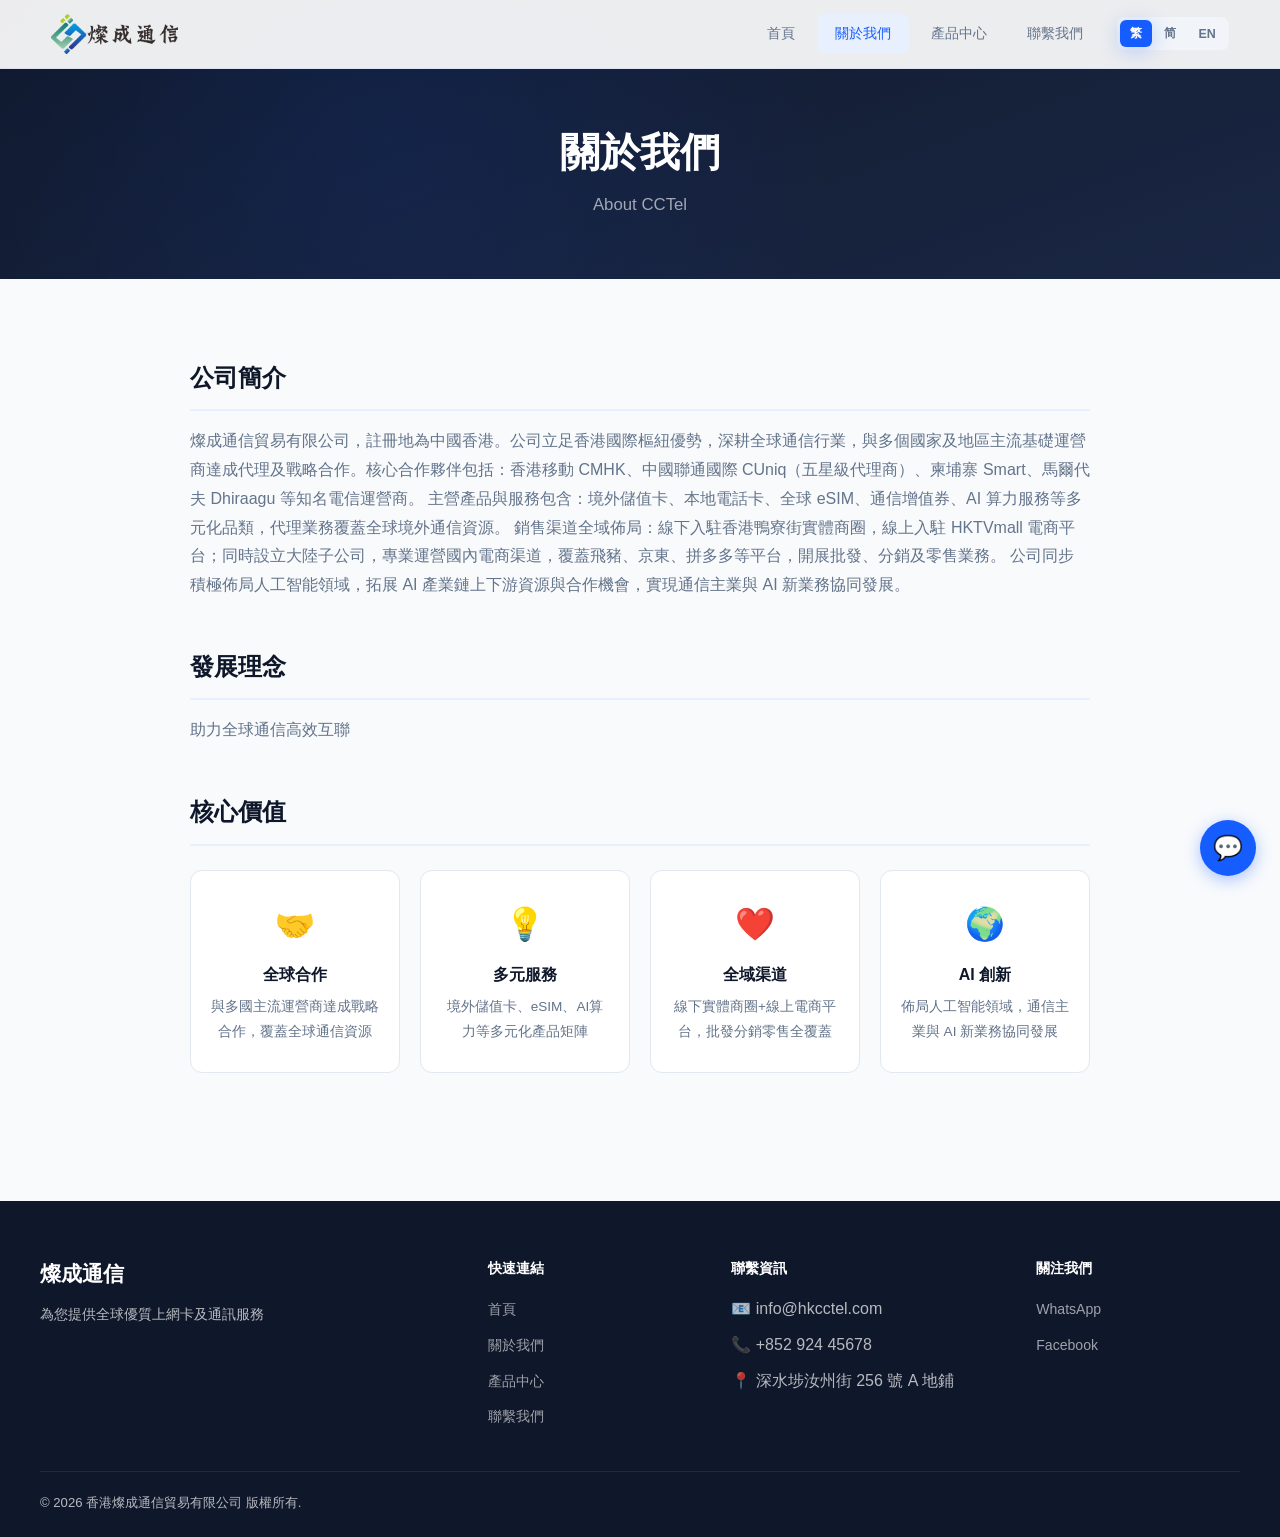
<file: about.html>
<!DOCTYPE html>
<html lang="zh-HK">
<head>
  <meta charset="UTF-8">
  <meta name="viewport" content="width=device-width, initial-scale=1.0">
  <link rel="icon" type="image/x-icon" href="/static/picture/favicon.ico">
  <title data-i18n="nav.about">關於我們 - 燦成通信</title>
  <link rel="stylesheet" href="css/style.css">
</head>
<body>

<nav class="navbar" id="navbar">
  <div class="nav-container">
    <a href="/" class="nav-logo">
      <img src="/static/picture/logo-h.png" alt="燦成通信" class="nav-logo-img">
    </a>
    <button class="menu-toggle" id="menuToggle" aria-label="Menu">
      <span></span><span></span><span></span>
    </button>
    <div class="nav-links" id="navLinks">
      <a href="/" data-i18n="nav.home">首頁</a>
      <a href="/about.html" class="active" data-i18n="nav.about">關於我們</a>
      <a href="/products.html" data-i18n="nav.products">產品中心</a>
      <a href="/contact.html" data-i18n="nav.contact">聯繫我們</a>
      <div class="lang-switch">
        <button data-lang="zh-HK" class="active" onclick="I18N.switchLang('zh-HK')">繁</button>
        <button data-lang="zh-CN" onclick="I18N.switchLang('zh-CN')">简</button>
        <button data-lang="en" onclick="I18N.switchLang('en')">EN</button>
      </div>
    </div>
  </div>
</nav>

<header class="page-header">
  <h1 data-i18n="about.title">關於我們</h1>
  <p>About CCTel</p>
</header>

<section class="section">
  <div class="container">
    <div class="about-content">

      <div class="about-section">
        <h2 data-i18n="about.intro">公司簡介</h2>
        <p data-i18n="about.introText">燦成通信成立於香港，專注於為旅客及商務人士提供優質的國際上網卡及通訊解決方案。我們與全球多家頂級電訊商建立緊密合作關係，致力為客戶提供穩定、高速、實惠的數據漫遊服務。</p>
      </div>

      <div class="about-section">
        <h2 data-i18n="about.mission">服務理念</h2>
        <p data-i18n="about.missionText">我們的使命是讓每一位客戶無論身處世界任何角落，都能享受到如在家般的網絡體驗。從產品選擇到售後服務，我們始終堅持以客為本，提供最優質的通訊方案。</p>
      </div>

      <div class="about-section">
        <h2 data-i18n="about.values">核心價值</h2>
        <div class="values-grid">
          <div class="value-card">
            <div class="value-icon">🤝</div>
            <h3 data-i18n="about.val1Title">誠信可靠</h3>
            <p data-i18n="about.val1Desc">所有產品均經過嚴格測試，確保品質穩定可靠</p>
          </div>
          <div class="value-card">
            <div class="value-icon">💡</div>
            <h3 data-i18n="about.val2Title">創新求變</h3>
            <p data-i18n="about.val2Desc">持續引進最新通訊技術，為客戶提供更優質的服務</p>
          </div>
          <div class="value-card">
            <div class="value-icon">❤️</div>
            <h3 data-i18n="about.val3Title">客戶至上</h3>
            <p data-i18n="about.val3Desc">以客戶需求為導向，提供貼心、專業的服務體驗</p>
          </div>
          <div class="value-card">
            <div class="value-icon">🌍</div>
            <h3 data-i18n="about.val4Title">合作共贏</h3>
            <p data-i18n="about.val4Desc">與全球合作夥伴緊密協作，共同為客戶創造價值</p>
          </div>
        </div>
      </div>

    </div>
  </div>
</section>

<footer class="footer">
  <div class="footer-grid">
    <div class="footer-brand">
      <h3 data-i18n="site.name" style="color:#fff;font-size:1.3rem;font-weight:700;margin-bottom:12px;">燦成通信</h3>
      <p data-i18n="site.subSlogan">為您提供全球優質上網卡及通訊服務</p>
    </div>
    <div>
      <h4 data-i18n="footer.quickLinks">快速連結</h4>
      <ul class="footer-links">
        <li><a href="/" data-i18n="nav.home">首頁</a></li>
        <li><a href="/about.html" data-i18n="nav.about">關於我們</a></li>
        <li><a href="/products.html" data-i18n="nav.products">產品中心</a></li>
        <li><a href="/contact.html" data-i18n="nav.contact">聯繫我們</a></li>
      </ul>
    </div>
    <div>
      <h4 data-i18n="footer.contactInfo">聯繫資訊</h4>
      <ul class="footer-links">
        <li>📧 info@hkcctel.com</li>
        <li>📞 +852 924 45678</li>
        <li>📍 深水埗汝州街 256 號 A 地鋪</li>
      </ul>
    </div>
    <div>
      <h4 data-i18n="footer.followUs">關注我們</h4>
      <ul class="footer-links">
        <li><a href="https://api.whatsapp.com/send?phone=85292445678" target="_blank">WhatsApp</a></li>
        <li><a href="https://www.facebook.com/hkcctel/" target="_blank">Facebook</a></li>
      </ul>
    </div>
  </div>
  <div class="footer-bottom">
    <span>© 2026 香港燦成通信貿易有限公司 <span data-i18n="footer.rights">版權所有</span>.</span>
  </div>
</footer>

<script src="js/i18n.js"></script>
<script src="js/data.js"></script>
<script src="js/main.js"></script>
<script src="js/chat.js"></script>
</body>
</html>
</file>
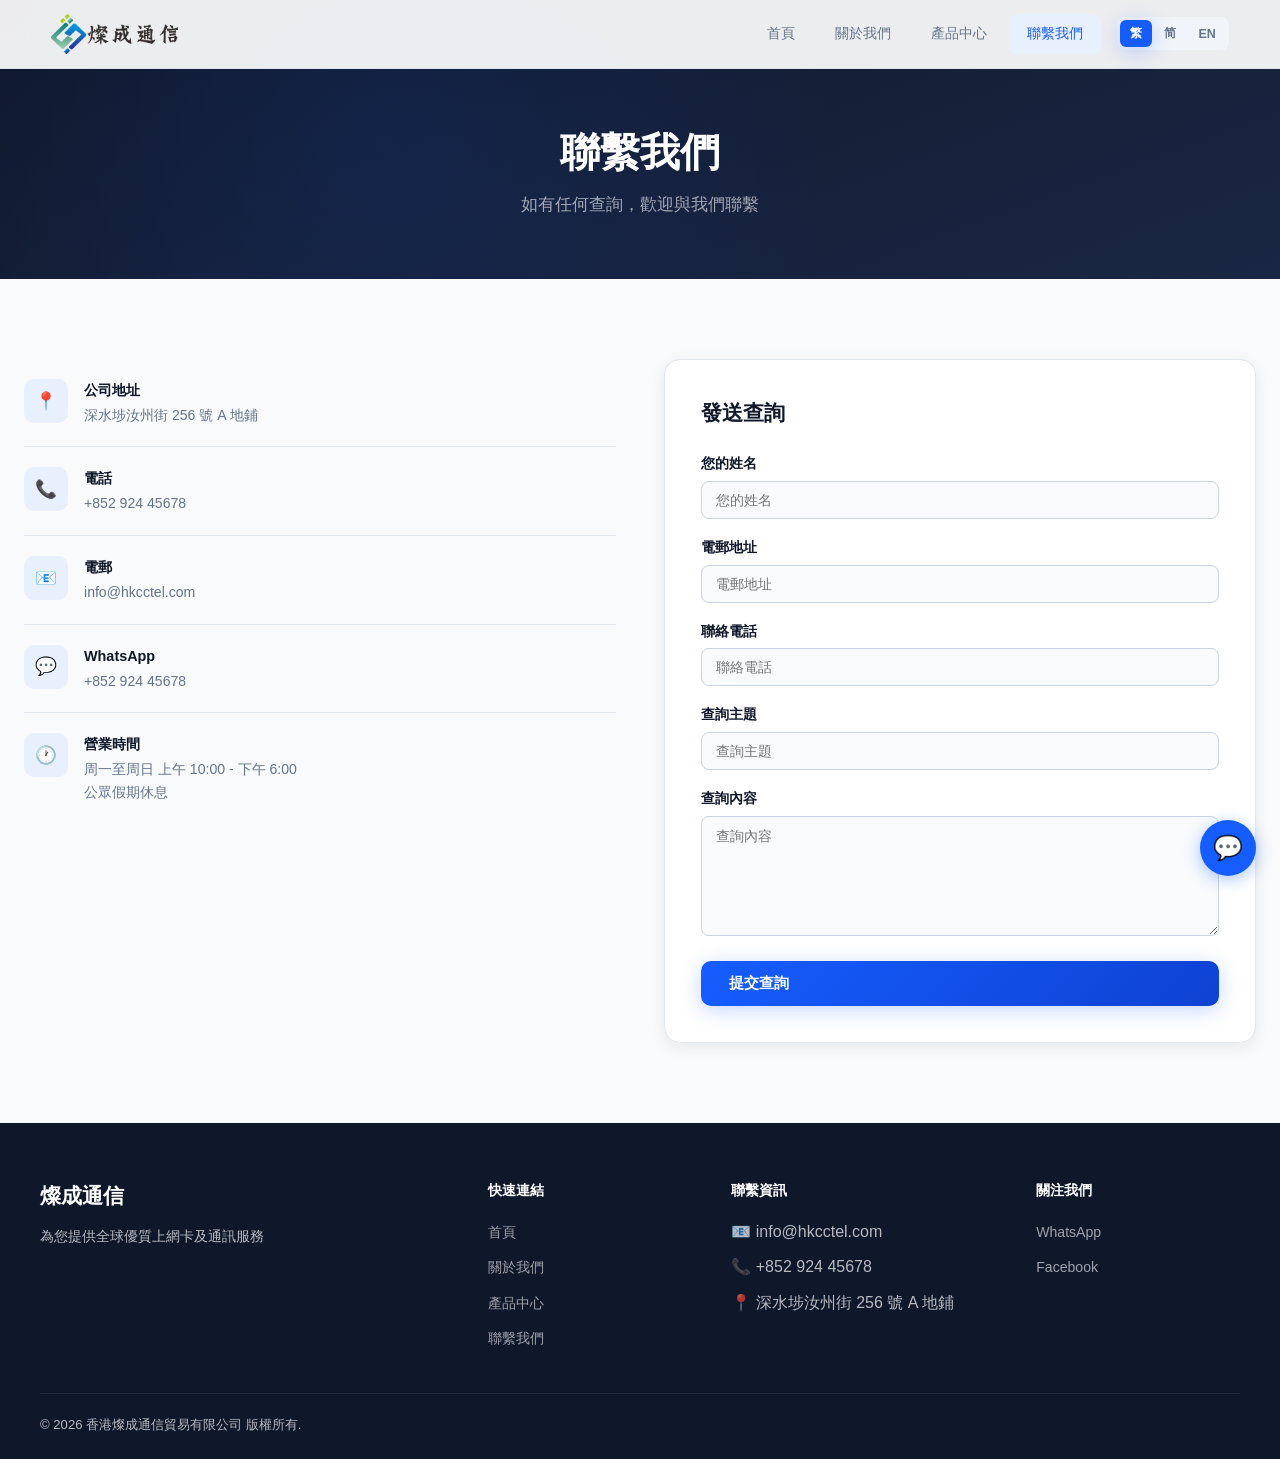
<file: contact.html>
<!DOCTYPE html>
<html lang="zh-HK">
<head>
  <meta charset="UTF-8">
  <meta name="viewport" content="width=device-width, initial-scale=1.0">
  <link rel="icon" type="image/x-icon" href="/static/picture/favicon.ico">
  <title data-i18n="nav.contact">聯繫我們 - 燦成通信</title>
  <link rel="stylesheet" href="css/style.css">
</head>
<body>

<nav class="navbar" id="navbar">
  <div class="nav-container">
    <a href="/" class="nav-logo">
      <img src="/static/picture/logo-h.png" alt="燦成通信" class="nav-logo-img">
    </a>
    <button class="menu-toggle" id="menuToggle" aria-label="Menu">
      <span></span><span></span><span></span>
    </button>
    <div class="nav-links" id="navLinks">
      <a href="/" data-i18n="nav.home">首頁</a>
      <a href="/about.html" data-i18n="nav.about">關於我們</a>
      <a href="/products.html" data-i18n="nav.products">產品中心</a>
      <a href="/contact.html" class="active" data-i18n="nav.contact">聯繫我們</a>
      <div class="lang-switch">
        <button data-lang="zh-HK" class="active" onclick="I18N.switchLang('zh-HK')">繁</button>
        <button data-lang="zh-CN" onclick="I18N.switchLang('zh-CN')">简</button>
        <button data-lang="en" onclick="I18N.switchLang('en')">EN</button>
      </div>
    </div>
  </div>
</nav>

<header class="page-header">
  <h1 data-i18n="contact.title">聯繫我們</h1>
  <p data-i18n="contact.desc">如有任何查詢，歡迎與我們聯繫</p>
</header>

<section class="section">
  <div class="container">
    <div class="contact-grid">
      <!-- 聯繫資訊 -->
      <div>
        <ul class="contact-info-list">
          <li class="contact-info-item">
            <div class="contact-icon">📍</div>
            <div>
              <h3 data-i18n="contact.address">公司地址</h3>
              <p data-i18n="contact.addressText">深水埗汝州街 256 號 A 地鋪</p>
            </div>
          </li>
          <li class="contact-info-item">
            <div class="contact-icon">📞</div>
            <div>
              <h3 data-i18n="contact.phone">電話</h3>
              <p>+852 924 45678</p>
            </div>
          </li>
          <li class="contact-info-item">
            <div class="contact-icon">📧</div>
            <div>
              <h3 data-i18n="contact.email">電郵</h3>
              <p>info@hkcctel.com</p>
            </div>
          </li>
          <li class="contact-info-item">
            <div class="contact-icon">💬</div>
            <div>
              <h3 data-i18n="contact.whatsapp">WhatsApp</h3>
              <p><a href="https://api.whatsapp.com/send?phone=85292445678" target="_blank">+852 924 45678</a></p>
            </div>
          </li>
          <li class="contact-info-item">
            <div class="contact-icon">🕐</div>
            <div>
              <h3 data-i18n="contact.businessHours">營業時間</h3>
              <p style="white-space:pre-line;" data-i18n="contact.businessHoursText">周一至周日 上午 10:00 - 下午 6:00
公眾假期休息</p>
            </div>
          </li>
        </ul>
      </div>

      <!-- 聯繫表單 -->
      <div class="contact-form-card">
        <h2 data-i18n="contact.form.title">發送查詢</h2>
        <form id="contactForm" action="https://formspree.io/f/xqevbnzg" method="POST">
          <div class="form-group">
            <label data-i18n="contact.form.name">您的姓名</label>
            <input type="text" name="name" required data-i18n-placeholder="contact.form.name">
          </div>
          <div class="form-group">
            <label data-i18n="contact.form.email">電郵地址</label>
            <input type="email" name="email" required data-i18n-placeholder="contact.form.email">
          </div>
          <div class="form-group">
            <label data-i18n="contact.form.phone">聯絡電話</label>
            <input type="tel" name="phone" data-i18n-placeholder="contact.form.phone">
          </div>
          <div class="form-group">
            <label data-i18n="contact.form.subject">查詢主題</label>
            <input type="text" name="subject" data-i18n-placeholder="contact.form.subject">
          </div>
          <div class="form-group">
            <label data-i18n="contact.form.message">查詢內容</label>
            <textarea name="message" required data-i18n-placeholder="contact.form.message"></textarea>
          </div>
          <button type="submit" class="btn btn-primary" style="width:100%;" data-i18n="contact.form.submit">提交查詢</button>
        </form>
      </div>
    </div>
  </div>
</section>

<footer class="footer">
  <div class="footer-grid">
    <div class="footer-brand">
      <h3 data-i18n="site.name" style="color:#fff;font-size:1.3rem;font-weight:700;margin-bottom:12px;">燦成通信</h3>
      <p data-i18n="site.subSlogan">為您提供全球優質上網卡及通訊服務</p>
    </div>
    <div>
      <h4 data-i18n="footer.quickLinks">快速連結</h4>
      <ul class="footer-links">
        <li><a href="/" data-i18n="nav.home">首頁</a></li>
        <li><a href="/about.html" data-i18n="nav.about">關於我們</a></li>
        <li><a href="/products.html" data-i18n="nav.products">產品中心</a></li>
        <li><a href="/contact.html" data-i18n="nav.contact">聯繫我們</a></li>
      </ul>
    </div>
    <div>
      <h4 data-i18n="footer.contactInfo">聯繫資訊</h4>
      <ul class="footer-links">
        <li>📧 info@hkcctel.com</li>
        <li>📞 +852 924 45678</li>
        <li>📍 深水埗汝州街 256 號 A 地鋪</li>
      </ul>
    </div>
    <div>
      <h4 data-i18n="footer.followUs">關注我們</h4>
      <ul class="footer-links">
        <li><a href="https://api.whatsapp.com/send?phone=85292445678" target="_blank">WhatsApp</a></li>
        <li><a href="https://www.facebook.com/hkcctel/" target="_blank">Facebook</a></li>
      </ul>
    </div>
  </div>
  <div class="footer-bottom">
    <span>© 2026 香港燦成通信貿易有限公司 <span data-i18n="footer.rights">版權所有</span>.</span>
  </div>
</footer>

<script src="js/i18n.js"></script>
<script src="js/data.js"></script>
<script src="js/main.js"></script>
<script src="js/chat.js"></script>
</body>
</html>
</file>
<file: css/style.css>
/* ============================================================
   燦成通信 CCTel - 主樣式表
   科技藍 (#165DFF) 為主調，簡約專業風格
   ============================================================ */

/* ===== CSS 變數 ===== */
:root {
  --primary: #165DFF;
  --primary-dark: #0E42D2;
  --primary-light: #3C7EFF;
  --primary-bg: #E8F0FE;
  --primary-glow: rgba(22, 93, 255, 0.15);
  --dark: #0F172A;
  --dark-secondary: #1E293B;
  --gray-900: #1A1A2E;
  --gray-700: #334155;
  --gray-500: #64748B;
  --gray-300: #CBD5E1;
  --gray-200: #E2E8F0;
  --gray-100: #F1F5F9;
  --gray-50: #F8FAFC;
  --white: #FFFFFF;
  --success: #10B981;
  --warning: #F59E0B;
  --danger: #EF4444;
  --radius: 12px;
  --radius-sm: 8px;
  --radius-lg: 16px;
  --shadow-sm: 0 1px 3px rgba(0,0,0,0.08);
  --shadow: 0 4px 16px rgba(0,0,0,0.08);
  --shadow-lg: 0 8px 32px rgba(0,0,0,0.12);
  --shadow-primary: 0 4px 20px rgba(22, 93, 255, 0.25);
  --transition: all 0.3s cubic-bezier(0.4, 0, 0.2, 1);
}

/* ===== 基礎重置 ===== */
* { margin: 0; padding: 0; box-sizing: border-box; }

html { scroll-behavior: smooth; }

body {
  font-family: 'Segoe UI', 'PingFang HK', 'Microsoft JhengHei', 'Noto Sans TC', -apple-system, BlinkMacSystemFont, sans-serif;
  color: var(--gray-700);
  background: var(--gray-50);
  line-height: 1.6;
  overflow-x: hidden;
}

a { text-decoration: none; color: inherit; transition: var(--transition); }
img { max-width: 100%; height: auto; }

/* ===== 頂部導航 ===== */
.navbar {
  position: fixed;
  top: 0;
  left: 0;
  right: 0;
  z-index: 1000;
  background: rgba(255, 255, 255, 0.92);
  backdrop-filter: blur(16px);
  -webkit-backdrop-filter: blur(16px);
  border-bottom: 1px solid rgba(22, 93, 255, 0.08);
  padding: 0;
  transition: var(--transition);
}

.navbar.scrolled {
  box-shadow: var(--shadow);
}

.nav-container {
  max-width: 1520px;
  margin: 0 auto;
  padding: 0 clamp(24px, 4vw, 56px);
  display: flex;
  align-items: center;
  justify-content: space-between;
  height: 68px;
}

/* Logo */
.nav-logo {
  display: flex;
  align-items: center;
  gap: 0;
  text-decoration: none;
}

.nav-logo-img {
  height: 40px;
  width: auto;
  display: block;
}

/* 導航連結 */
.nav-links {
  display: flex;
  align-items: center;
  gap: 4px;
  list-style: none;
}

.nav-links a {
  padding: 8px 18px;
  border-radius: 8px;
  font-size: 0.9rem;
  font-weight: 500;
  color: var(--gray-500);
  transition: var(--transition);
  position: relative;
}

.nav-links a:hover,
.nav-links a.active {
  color: var(--primary);
  background: var(--primary-bg);
}

/* 語言切換 */
.lang-switch {
  display: flex;
  align-items: center;
  gap: 2px;
  background: var(--gray-100);
  border-radius: 8px;
  padding: 3px;
  margin-left: 12px;
}

.lang-switch button {
  border: none;
  background: transparent;
  padding: 5px 10px;
  font-size: 0.78rem;
  font-weight: 600;
  color: var(--gray-500);
  border-radius: 6px;
  cursor: pointer;
  transition: var(--transition);
}

.lang-switch button.active {
  background: var(--primary);
  color: var(--white);
  box-shadow: var(--shadow-primary);
}

.lang-switch button:hover:not(.active) {
  color: var(--primary);
}

/* 漢堡選單 */
.menu-toggle {
  display: none;
  background: none;
  border: none;
  padding: 8px;
  cursor: pointer;
  color: var(--dark);
}

.menu-toggle span {
  display: block;
  width: 24px;
  height: 2px;
  background: currentColor;
  margin: 5px 0;
  border-radius: 2px;
  transition: var(--transition);
}

/* ===== Hero Banner ===== */
.hero {
  position: relative;
  min-height: 580px;
  display: flex;
  align-items: center;
  justify-content: center;
  text-align: center;
  padding: 120px 24px 80px;
  overflow: hidden;
  background: linear-gradient(160deg, #0F172A 0%, #1a2744 30%, #0d1b3e 60%, #0F172A 100%);
}

/* 科技背景動畫元素 */
.hero::before {
  content: '';
  position: absolute;
  top: -50%;
  left: -50%;
  width: 200%;
  height: 200%;
  background:
    radial-gradient(circle at 20% 30%, rgba(22, 93, 255, 0.12) 0%, transparent 50%),
    radial-gradient(circle at 80% 70%, rgba(60, 126, 255, 0.08) 0%, transparent 50%),
    radial-gradient(circle at 50% 50%, rgba(22, 93, 255, 0.05) 0%, transparent 70%);
  animation: heroGlow 8s ease-in-out infinite alternate;
}

@keyframes heroGlow {
  0% { transform: translate(0, 0) rotate(0deg); }
  100% { transform: translate(2%, -2%) rotate(2deg); }
}

/* 網格線條 */
.hero-grid {
  position: absolute;
  top: 0;
  left: 0;
  right: 0;
  bottom: 0;
  background-image:
    linear-gradient(rgba(255,255,255,0.03) 1px, transparent 1px),
    linear-gradient(90deg, rgba(255,255,255,0.03) 1px, transparent 1px);
  background-size: 60px 60px;
  mask-image: radial-gradient(circle at center, black 30%, transparent 70%);
}

.hero-content {
  position: relative;
  z-index: 2;
  max-width: 900px;
}

.hero-badge {
  display: inline-block;
  padding: 6px 16px;
  background: rgba(22, 93, 255, 0.15);
  border: 1px solid rgba(22, 93, 255, 0.25);
  border-radius: 50px;
  color: var(--primary-light);
  font-size: 0.85rem;
  font-weight: 500;
  margin-bottom: 24px;
  letter-spacing: 0.5px;
}

.hero h1 {
  font-size: 3rem;
  font-weight: 800;
  color: var(--white);
  line-height: 1.2;
  margin-bottom: 16px;
  letter-spacing: -1px;
}

.hero h1 .highlight {
  background: linear-gradient(135deg, var(--primary-light), #6DB3FF);
  -webkit-background-clip: text;
  -webkit-text-fill-color: transparent;
  background-clip: text;
}

.hero p {
  font-size: 1.1rem;
  color: rgba(255,255,255,0.7);
  margin-bottom: 24px;
  line-height: 1.7;
}

.hero-highlight {
  font-size: 1.05rem;
  color: #fff;
  font-weight: 600;
  margin-bottom: 32px;
  padding: 12px 24px;
  background: rgba(22, 93, 255, 0.12);
  border-left: 4px solid var(--primary-light);
  border-radius: 0 10px 10px 0;
  line-height: 1.6;
}

.hero-buttons {
  display: flex;
  gap: 16px;
  justify-content: center;
  flex-wrap: wrap;
}

.btn {
  display: inline-flex;
  align-items: center;
  gap: 8px;
  padding: 12px 28px;
  border-radius: 10px;
  font-size: 0.95rem;
  font-weight: 600;
  border: none;
  cursor: pointer;
  transition: var(--transition);
  text-decoration: none;
}

.btn-primary {
  background: linear-gradient(135deg, var(--primary), var(--primary-dark));
  color: var(--white);
  box-shadow: var(--shadow-primary);
  position: relative;
  overflow: hidden;
}

.btn-primary::after {
  content: '';
  position: absolute;
  inset: -40% -70%;
  background: linear-gradient(110deg, transparent 35%, rgba(255,255,255,0.42) 50%, transparent 65%);
  transform: translateX(-55%);
  transition: transform 0.7s ease;
  pointer-events: none;
}

.btn-primary:hover {
  transform: translateY(-2px);
  box-shadow: 0 6px 28px rgba(22, 93, 255, 0.35);
}

.btn-primary:hover::after {
  transform: translateX(55%);
}

.btn-outline {
  background: rgba(255,255,255,0.08);
  color: var(--white);
  border: 1px solid rgba(255,255,255,0.2);
}

.btn-outline:hover {
  background: rgba(255,255,255,0.15);
  border-color: rgba(255,255,255,0.35);
}

.btn-sm {
  padding: 8px 16px;
  font-size: 0.85rem;
  border-radius: 8px;
}

.btn-danger {
  background: var(--danger);
  color: white;
}

.btn-danger:hover { background: #DC2626; }

/* ===== 區塊通用 ===== */
.section {
  padding: 80px 24px;
}

.section-header {
  text-align: center;
  max-width: 600px;
  margin: 0 auto 48px;
}

.section-tag {
  display: inline-block;
  padding: 4px 14px;
  background: var(--primary-bg);
  color: var(--primary);
  border-radius: 50px;
  font-size: 0.8rem;
  font-weight: 600;
  margin-bottom: 12px;
  letter-spacing: 0.5px;
}

.section-title {
  font-size: 2.2rem;
  font-weight: 700;
  color: var(--dark);
  margin-bottom: 12px;
}

.section-desc {
  font-size: 1rem;
  color: var(--gray-500);
  line-height: 1.7;
}

.container {
  max-width: 1480px;
  margin: 0 auto;
}

/* ===== 產品卡片 ===== */
.products-grid {
  display: grid;
  grid-template-columns: repeat(auto-fill, minmax(340px, 1fr));
  gap: 28px;
  padding: 0;
}

#relatedProductsGrid {
  grid-template-columns: repeat(4, minmax(0, 1fr));
}

#featuredProductsGrid {
  grid-template-columns: repeat(4, minmax(0, 1fr));
}

.product-card {
  background: var(--white);
  border-radius: var(--radius-lg);
  overflow: hidden;
  box-shadow: var(--shadow-sm);
  border: 1px solid var(--gray-200);
  transition: var(--transition);
  cursor: pointer;
  position: relative;
}

.product-card::before {
  content: '';
  position: absolute;
  inset: 0;
  z-index: 1;
  background: linear-gradient(110deg, transparent 0%, rgba(255,255,255,0.55) 45%, transparent 58%);
  opacity: 0;
  transform: translateX(-120%);
  transition: transform 0.75s ease, opacity 0.25s ease;
  pointer-events: none;
}

.product-card:hover {
  transform: translateY(-6px);
  box-shadow: var(--shadow-lg), 0 0 0 1px var(--primary), 0 0 40px var(--primary-glow);
}

.product-card:hover::before {
  opacity: 1;
  transform: translateX(120%);
}

.product-card-image {
  position: relative;
  min-height: 200px;
  height: 260px;
  background: linear-gradient(135deg, #E8F0FE, #F1F5F9);
  overflow: hidden;
  display: flex;
  align-items: center;
  justify-content: center;
}

.product-card-image .placeholder-icon {
  font-size: 4rem;
  color: var(--gray-300);
  opacity: 0.5;
}

.product-card-image img {
  width: 100%;
  height: 100%;
  object-fit: contain;
  object-position: center;
  background: var(--white);
  padding: 16px;
  transition: transform 0.5s ease;
}

.product-card:hover .product-card-image img {
  transform: scale(1.08);
}

.product-card-image img[src=""],
.product-card-image img:not([src]),
.product-card-image img[src="undefined"] {
  display: none;
}

.product-card-image img.error {
  display: none;
}

/* 圖片載入失敗時的後備 */
.product-card-image .img-fallback {
  display: none;
  font-size: 4rem;
  color: var(--gray-300);
  opacity: 0.5;
}

.product-card-image img.error ~ .img-fallback,
.product-card-image:has(img[src=""]) .img-fallback {
  display: block;
}

/* 產品標籤 */
.product-badge {
  position: absolute;
  top: 14px;
  left: 14px;
  padding: 4px 12px;
  background: linear-gradient(135deg, var(--primary), var(--primary-dark));
  color: white;
  border-radius: 6px;
  font-size: 0.75rem;
  font-weight: 600;
}

.product-card-body {
  padding: 22px;
}

.product-card-body h3 {
  font-size: 1.1rem;
  font-weight: 700;
  color: var(--dark);
  margin-bottom: 8px;
  line-height: 1.4;
}

.product-card-body .summary {
  font-size: 0.88rem;
  color: var(--gray-500);
  margin-bottom: 16px;
  line-height: 1.5;
  display: -webkit-box;
  -webkit-line-clamp: 2;
  -webkit-box-orient: vertical;
  overflow: hidden;
}

.product-card-footer {
  display: flex;
  align-items: center;
  justify-content: space-between;
}

.product-price {
  font-size: 1.5rem;
  font-weight: 800;
  color: var(--primary);
}

.product-price small {
  font-size: 0.8rem;
  font-weight: 500;
  color: var(--gray-500);
}

.btn-detail {
  display: inline-flex;
  align-items: center;
  gap: 6px;
  padding: 8px 18px;
  background: var(--primary-bg);
  color: var(--primary);
  border-radius: 8px;
  font-size: 0.85rem;
  font-weight: 600;
  border: none;
  cursor: pointer;
  transition: var(--transition);
}

.btn-detail:hover {
  background: var(--primary);
  color: white;
}

/* ===== 為什麼選擇我們 ===== */
.why-us {
  background: var(--white);
}

.features-grid {
  display: grid;
  grid-template-columns: repeat(4, minmax(0, 1fr));
  gap: 28px;
}

.feature-card {
  text-align: center;
  padding: 36px 24px;
  border-radius: var(--radius-lg);
  background: var(--gray-50);
  border: 1px solid var(--gray-200);
  transition: var(--transition);
}

.feature-card:hover {
  background: var(--white);
  border-color: var(--primary);
  box-shadow: var(--shadow);
  transform: translateY(-4px);
}

.feature-icon {
  width: 60px;
  height: 60px;
  margin: 0 auto 18px;
  background: linear-gradient(135deg, var(--primary-bg), rgba(22,93,255,0.05));
  border-radius: var(--radius);
  display: flex;
  align-items: center;
  justify-content: center;
  font-size: 1.5rem;
  color: var(--primary);
}

.feature-card h3 {
  font-size: 1.05rem;
  font-weight: 700;
  color: var(--dark);
  margin-bottom: 8px;
}

.feature-card p {
  font-size: 0.88rem;
  color: var(--gray-500);
  line-height: 1.6;
}

/* ===== 統計數字 ===== */
.stats-section {
  background: linear-gradient(135deg, var(--dark), var(--dark-secondary));
  padding: 60px 24px;
  position: relative;
  overflow: hidden;
}

.stats-section::before {
  content: '';
  position: absolute;
  inset: 0;
  background-image:
    linear-gradient(rgba(255,255,255,0.02) 1px, transparent 1px),
    linear-gradient(90deg, rgba(255,255,255,0.02) 1px, transparent 1px);
  background-size: 50px 50px;
}

.stats-grid {
  display: grid;
  grid-template-columns: repeat(4, minmax(0, 1fr));
  gap: 32px;
  position: relative;
  z-index: 1;
}

.stat-item {
  text-align: center;
  padding: 24px;
}

.stat-number {
  font-size: 2.5rem;
  font-weight: 800;
  background: linear-gradient(135deg, var(--primary-light), #6DB3FF);
  -webkit-background-clip: text;
  -webkit-text-fill-color: transparent;
  background-clip: text;
  margin-bottom: 4px;
}

.stat-label {
  font-size: 0.9rem;
  color: rgba(255,255,255,0.6);
  font-weight: 500;
}

/* ===== 頁面標題 ===== */
.page-header {
  background: linear-gradient(160deg, #0F172A, #1a2744);
  padding: 120px 24px 60px;
  text-align: center;
  position: relative;
  overflow: hidden;
}

.page-header::before {
  content: '';
  position: absolute;
  inset: 0;
  background:
    radial-gradient(circle at 30% 50%, rgba(22, 93, 255, 0.1) 0%, transparent 50%);
}

.page-header h1 {
  font-size: 2.5rem;
  font-weight: 800;
  color: white;
  position: relative;
  margin-bottom: 8px;
}

.page-header p {
  color: rgba(255,255,255,0.6);
  font-size: 1.05rem;
  position: relative;
}

/* ===== 關於我們頁面 ===== */
.about-content {
  max-width: 900px;
  margin: 0 auto;
}

.about-section {
  margin-bottom: 48px;
}

.about-section h2 {
  font-size: 1.5rem;
  font-weight: 700;
  color: var(--dark);
  margin-bottom: 16px;
  padding-bottom: 12px;
  border-bottom: 2px solid var(--primary-bg);
}

.about-section p {
  font-size: 1rem;
  color: var(--gray-500);
  line-height: 1.8;
}

.values-grid {
  display: grid;
  grid-template-columns: repeat(4, minmax(0, 1fr));
  gap: 20px;
  margin-top: 24px;
}

.value-card {
  padding: 28px 20px;
  background: var(--white);
  border-radius: var(--radius);
  border: 1px solid var(--gray-200);
  text-align: center;
  transition: var(--transition);
}

.value-card:hover {
  border-color: var(--primary);
  box-shadow: var(--shadow);
}

.value-card .value-icon {
  font-size: 2rem;
  margin-bottom: 12px;
}

.value-card h3 {
  font-size: 1rem;
  font-weight: 700;
  color: var(--dark);
  margin-bottom: 8px;
}

.value-card p {
  font-size: 0.85rem;
  color: var(--gray-500);
}

/* ===== 產品中心頁面 ===== */
.products-toolbar {
  display: flex;
  align-items: center;
  justify-content: space-between;
  margin-bottom: 32px;
  gap: 16px;
  flex-wrap: wrap;
}

.filter-tabs {
  display: flex;
  gap: 4px;
  background: var(--gray-100);
  border-radius: 10px;
  padding: 4px;
}

.filter-tab {
  padding: 8px 20px;
  border: none;
  background: transparent;
  border-radius: 8px;
  font-size: 0.88rem;
  font-weight: 500;
  color: var(--gray-500);
  cursor: pointer;
  transition: var(--transition);
}

.filter-tab.active {
  background: var(--primary);
  color: white;
  box-shadow: var(--shadow-primary);
}

.search-box {
  position: relative;
}

.search-box input {
  padding: 10px 16px 10px 40px;
  border: 1px solid var(--gray-300);
  border-radius: 10px;
  font-size: 0.9rem;
  outline: none;
  transition: var(--transition);
  width: 260px;
  background: var(--white);
}

.search-box input:focus {
  border-color: var(--primary);
  box-shadow: 0 0 0 3px var(--primary-glow);
}

.search-box .search-icon {
  position: absolute;
  left: 14px;
  top: 50%;
  transform: translateY(-50%);
  color: var(--gray-500);
  font-size: 0.9rem;
}

/* ===== 產品詳情頁面 ===== */
.product-detail {
  display: grid;
  grid-template-columns: 1fr 1fr;
  gap: 48px;
  align-items: start;
}

.product-detail-image {
  border-radius: var(--radius-lg);
  overflow: hidden;
  background: linear-gradient(135deg, #E8F0FE, #F1F5F9);
  min-height: 300px;
  display: flex;
  align-items: center;
  justify-content: center;
  position: relative;
}

.product-detail-image .placeholder-icon {
  font-size: 5rem;
  color: var(--gray-300);
  opacity: 0.4;
}

.product-detail-image img {
  width: 100%;
  height: auto;
  max-height: 500px;
  object-fit: contain;
  padding: 24px;
  background: var(--white);
  display: block;
}

.product-detail-info h1 {
  font-size: 1.8rem;
  font-weight: 800;
  color: var(--dark);
  margin-bottom: 8px;
}

.product-detail-info .price {
  font-size: 2.2rem;
  font-weight: 800;
  color: var(--primary);
  margin: 16px 0;
}

.product-detail-info .price small {
  font-size: 1rem;
  color: var(--gray-500);
  font-weight: 500;
}

.product-detail-info .retail-label {
  font-size: 0.78rem;
  color: var(--gray-400);
  margin-top: 2px;
  font-weight: 500;
}

.product-detail-info .description {
  font-size: 1rem;
  color: var(--gray-500);
  line-height: 1.8;
  margin-bottom: 24px;
}

/* ====== 變體選擇器 ====== */
.variant-selector {
  margin: 12px 0 20px;
}
.variant-selector-label {
  font-size: 0.82rem;
  font-weight: 600;
  color: var(--gray-500);
  margin-bottom: 8px;
}
.variant-options {
  display: flex;
  flex-wrap: wrap;
  gap: 8px;
}
.variant-option {
  padding: 6px 14px;
  border: 1.5px solid var(--gray-200);
  border-radius: 6px;
  cursor: pointer;
  font-size: 0.85rem;
  color: var(--dark);
  background: var(--white);
  transition: var(--transition);
  user-select: none;
}
.variant-option:hover {
  border-color: var(--primary);
  background: var(--primary-bg);
}
.variant-option.active {
  border-color: var(--primary);
  background: var(--primary);
  color: #fff;
  font-weight: 600;
}

/* ====== 產品詳情全寬區域 ====== */
.product-desc-fullwidth {
  margin-top: 40px;
  padding-top: 32px;
  border-top: 2px solid var(--gray-100);
}
.product-desc-fullwidth .product-desc-html .fee-section {
  margin-bottom: 40px;
}
.product-desc-fullwidth .product-desc-html .fee-title {
  font-size: 1.4rem;
  margin-bottom: 16px;
}
.product-desc-fullwidth .product-desc-html .fee-table {
  max-width: 100%;
}
.product-desc-fullwidth .product-desc-html .fee-table thead th {
  padding: 14px 18px;
  font-size: 0.95rem;
}
.product-desc-fullwidth .product-desc-html .fee-table tbody td {
  padding: 12px 18px;
}
.product-desc-fullwidth .product-desc-html .fee-notes {
  padding: 0 4px;
  line-height: 1.9;
}
.product-desc-fullwidth .product-desc-html .fee-warning {
  margin-top: 8px;
}
.product-desc-fullwidth .product-desc-html .section-divider {
  display: none;
}
.product-desc-fullwidth:empty {
  display: none;
}

/* ====== 產品詳情 CMHK 格式 ====== */
.product-desc-html .desc-section {
  margin-bottom: 32px;
}
.product-desc-html .desc-section img {
  max-width: 100%;
  height: auto;
  border-radius: var(--radius-md);
  margin-bottom: 16px;
}
.product-desc-html .feature-list {
  list-style: none;
  margin: 16px 0 0 0;
  padding: 0;
}
.product-desc-html .feature-list li {
  position: relative;
  padding: 6px 0 6px 20px;
  font-size: 0.95rem;
  color: var(--gray-600);
  line-height: 1.7;
}
.product-desc-html .feature-list li::before {
  content: '';
  position: absolute;
  left: 0;
  top: 14px;
  width: 8px;
  height: 8px;
  background: var(--primary);
  border-radius: 2px;
  transform: rotate(45deg);
}

/* 收費區塊 */
.product-desc-html .fee-section {
  margin-bottom: 28px;
}
.product-desc-html .section-divider {
  height: 1px;
  background: var(--gray-200);
  margin: 28px 0;
}
.product-desc-html .fee-title {
  font-size: 1.25rem;
  font-weight: 700;
  color: var(--dark);
  margin-bottom: 16px;
  padding-bottom: 8px;
  border-bottom: 2px solid var(--primary);
  display: inline-block;
}

/* 收費表格 */
.product-desc-html .fee-table {
  width: 100%;
  border-collapse: collapse;
  margin-bottom: 16px;
  font-size: 0.9rem;
  border-radius: var(--radius-md);
  overflow: hidden;
  box-shadow: 0 1px 4px rgba(0,0,0,0.06);
}
.product-desc-html .fee-table thead th {
  background: var(--primary-bg);
  color: var(--primary);
  font-weight: 700;
  padding: 14px 16px;
  text-align: center;
  border: 1px solid #d0ddf7;
  font-size: 0.9rem;
}
.product-desc-html .fee-table tbody td {
  padding: 14px 16px;
  text-align: center;
  border: 1px solid var(--gray-200);
  background: var(--white);
  color: var(--gray-600);
  vertical-align: middle;
}
.product-desc-html .fee-table tbody tr:nth-child(even) td {
  background: #fafbfd;
}
.product-desc-html .fee-table sup {
  font-size: 0.7rem;
  color: var(--gray-400);
}

/* ====== CUniq 產品詳情格式 ====== */
.product-desc-html .tt-title {
  font-size: 1.15rem;
  font-weight: 700;
  color: var(--dark);
  margin-bottom: 16px;
  padding-bottom: 8px;
  border-bottom: 2px solid var(--gray-200);
}
.product-desc-html .detail--item {
  display: flex;
  gap: 16px;
  padding: 10px 0;
  border-bottom: 1px solid var(--gray-100);
}
.product-desc-html .detail--item:last-child {
  border-bottom: none;
}
.product-desc-html .detail--item span:first-child,
.product-desc-html .detail--item .title_ {
  flex-shrink: 0;
  width: 110px;
  font-size: 0.85rem;
  font-weight: 600;
  color: var(--gray-500);
}
.product-desc-html .detail--item .value {
  flex: 1;
  font-size: 0.9rem;
  color: var(--dark);
  line-height: 1.7;
  word-break: break-word;
  overflow-wrap: break-word;
  white-space: pre-wrap;
}
.product-desc-html .detail--item .value a {
  color: var(--primary);
  text-decoration: underline;
}

/* 條款列表 */
.product-desc-html .fee-notes {
  margin: 12px 0 0 0;
  padding-left: 24px;
  font-size: 0.88rem;
  color: var(--gray-500);
  line-height: 1.8;
}
.product-desc-html .fee-notes li {
  margin-bottom: 6px;
}

/* 紅色警告 */
.product-desc-html .fee-warning {
  color: #e8302a;
  font-weight: 600;
  font-size: 0.9rem;
  margin-top: 24px;
  padding: 12px 16px;
  background: #fff5f5;
  border-left: 3px solid #e8302a;
  border-radius: 0 var(--radius-sm) var(--radius-sm) 0;
}

.product-meta {
  display: flex;
  gap: 20px;
  padding: 16px 0;
  border-top: 1px solid var(--gray-200);
  flex-wrap: wrap;
}

.product-meta-item {
  display: flex;
  align-items: center;
  gap: 8px;
  font-size: 0.88rem;
  color: var(--gray-500);
}

.product-meta-item .meta-icon {
  color: var(--primary);
}

/* ===== 聯繫頁面 ===== */
.contact-grid {
  display: grid;
  grid-template-columns: 1fr 1fr;
  gap: 48px;
}

.contact-info-list {
  list-style: none;
}

.contact-info-item {
  display: flex;
  gap: 16px;
  padding: 20px 0;
  border-bottom: 1px solid var(--gray-200);
}

.contact-info-item:last-child { border-bottom: none; }

.contact-icon {
  width: 44px;
  height: 44px;
  min-width: 44px;
  background: var(--primary-bg);
  border-radius: 10px;
  display: flex;
  align-items: center;
  justify-content: center;
  font-size: 1.1rem;
  color: var(--primary);
}

.contact-info-item h3 {
  font-size: 0.9rem;
  font-weight: 700;
  color: var(--dark);
  margin-bottom: 2px;
}

.contact-info-item p {
  font-size: 0.88rem;
  color: var(--gray-500);
  white-space: nowrap;
  overflow: hidden;
  text-overflow: ellipsis;
}

.contact-form-card {
  background: var(--white);
  padding: 36px;
  border-radius: var(--radius-lg);
  box-shadow: var(--shadow);
  border: 1px solid var(--gray-200);
}

.contact-form-card h2 {
  font-size: 1.3rem;
  font-weight: 700;
  color: var(--dark);
  margin-bottom: 24px;
}

.form-group {
  margin-bottom: 18px;
}

.form-group label {
  display: block;
  font-size: 0.85rem;
  font-weight: 600;
  color: var(--dark);
  margin-bottom: 6px;
}

.form-group input,
.form-group textarea,
.form-group select {
  width: 100%;
  padding: 10px 14px;
  border: 1px solid var(--gray-300);
  border-radius: var(--radius-sm);
  font-size: 0.9rem;
  font-family: inherit;
  color: var(--dark);
  background: var(--gray-50);
  transition: var(--transition);
  outline: none;
}

.form-group input:focus,
.form-group textarea:focus,
.form-group select:focus {
  border-color: var(--primary);
  box-shadow: 0 0 0 3px var(--primary-glow);
  background: var(--white);
}

.form-group textarea { min-height: 120px; resize: vertical; }

/* ===== 頁腳 ===== */
.footer {
  background: var(--dark);
  color: rgba(255,255,255,0.7);
  padding: 56px 24px 24px;
}

.footer-grid {
  display: grid;
  grid-template-columns: 2fr 1fr 1.3fr 1fr;
  gap: 40px;
  max-width: 1200px;
  margin: 0 auto;
}

.footer-brand h3 {
  font-size: 1.3rem;
  font-weight: 700;
  color: white;
  margin-bottom: 12px;
}

.footer-brand p {
  font-size: 0.88rem;
  line-height: 1.6;
}

.footer h4 {
  font-size: 0.9rem;
  font-weight: 700;
  color: white;
  margin-bottom: 16px;
}

.footer-links {
  list-style: none;
}

.footer-links li { margin-bottom: 10px; }

.footer-links a {
  font-size: 0.88rem;
  color: rgba(255,255,255,0.6);
  transition: var(--transition);
}

.footer-links a:hover { color: var(--primary-light); }

.footer-bottom {
  max-width: 1200px;
  margin: 32px auto 0;
  padding-top: 20px;
  border-top: 1px solid rgba(255,255,255,0.08);
  display: flex;
  align-items: center;
  justify-content: space-between;
  font-size: 0.82rem;
  flex-wrap: wrap;
  gap: 12px;
}

.footer-bottom-links {
  display: flex;
  gap: 20px;
}

.footer-bottom-links a {
  color: rgba(255,255,255,0.5);
}

.footer-bottom-links a:hover { color: white; }

/* ===== 管理後台頁面 ===== */
.admin-body {
  background: var(--gray-50);
  min-height: 100vh;
}

.admin-login {
  min-height: 100vh;
  display: flex;
  align-items: center;
  justify-content: center;
  background: linear-gradient(160deg, #0F172A, #1a2744);
}

.login-card {
  background: var(--white);
  padding: 40px;
  border-radius: var(--radius-lg);
  box-shadow: var(--shadow-lg);
  width: 380px;
  max-width: 90%;
}

.login-card h1 {
  font-size: 1.5rem;
  font-weight: 700;
  color: var(--dark);
  margin-bottom: 24px;
  text-align: center;
}

.login-error {
  background: #FEF2F2;
  color: var(--danger);
  padding: 10px 14px;
  border-radius: var(--radius-sm);
  font-size: 0.85rem;
  margin-bottom: 16px;
  display: none;
}

/* 管理導航 */
.admin-nav {
  background: var(--dark);
  padding: 0 24px;
  display: flex;
  align-items: center;
  justify-content: space-between;
  height: 60px;
  position: sticky;
  top: 0;
  z-index: 100;
}

.admin-nav-brand {
  color: white;
  font-weight: 700;
  font-size: 1.05rem;
}

.admin-nav-links {
  display: flex;
  align-items: center;
  gap: 16px;
}

.admin-nav-links a,
.admin-nav-links button {
  color: rgba(255,255,255,0.7);
  font-size: 0.88rem;
  padding: 6px 14px;
  border-radius: 6px;
  transition: var(--transition);
  background: none;
  border: none;
  cursor: pointer;
}

.admin-nav-links a:hover,
.admin-nav-links button:hover,
.admin-nav-links a.active {
  color: white;
  background: rgba(255,255,255,0.1);
}

/* 儀表板 */
.admin-container {
  max-width: 1200px;
  margin: 0 auto;
  padding: 32px 24px;
}

.admin-header {
  display: flex;
  align-items: center;
  justify-content: space-between;
  margin-bottom: 32px;
  flex-wrap: wrap;
  gap: 16px;
}

.admin-header h1 {
  font-size: 1.6rem;
  font-weight: 700;
  color: var(--dark);
}

.stats-cards {
  display: grid;
  grid-template-columns: repeat(auto-fit, minmax(220px, 1fr));
  gap: 20px;
  margin-bottom: 36px;
}

.stat-card {
  background: white;
  padding: 24px;
  border-radius: var(--radius);
  box-shadow: var(--shadow-sm);
  border: 1px solid var(--gray-200);
}

.stat-card .stat-label {
  font-size: 0.82rem;
  color: var(--gray-500);
  font-weight: 500;
  margin-bottom: 4px;
}

.stat-card .stat-value {
  font-size: 2rem;
  font-weight: 800;
  color: var(--dark);
}

/* 產品列表（後台） */
.admin-table {
  width: 100%;
  background: white;
  border-radius: var(--radius);
  box-shadow: var(--shadow-sm);
  border: 1px solid var(--gray-200);
  overflow: hidden;
}

.admin-table table {
  width: 100%;
  border-collapse: collapse;
}

.admin-table th {
  text-align: left;
  padding: 14px 18px;
  font-size: 0.8rem;
  font-weight: 700;
  color: var(--gray-500);
  text-transform: uppercase;
  letter-spacing: 0.5px;
  background: var(--gray-50);
  border-bottom: 1px solid var(--gray-200);
}

.admin-table td {
  padding: 14px 18px;
  font-size: 0.9rem;
  border-bottom: 1px solid var(--gray-100);
  vertical-align: middle;
}

.admin-table tr:last-child td { border-bottom: none; }
.admin-table tr:hover td { background: var(--gray-50); }

.product-thumb {
  width: 80px;
  height: 60px;
  border-radius: 8px;
  object-fit: contain;
  background: var(--gray-100);
  border: 1px solid var(--gray-200);
}

.current-image-preview {
  max-width: 300px;
  max-height: 200px;
  border-radius: 8px;
  object-fit: contain;
  background: var(--gray-100);
  border: 1px solid var(--gray-200);
  margin-bottom: 8px;
}

.status-badge {
  display: inline-block;
  padding: 3px 10px;
  border-radius: 50px;
  font-size: 0.75rem;
  font-weight: 600;
}
  display: inline-block;
  padding: 3px 10px;
  border-radius: 50px;
  font-size: 0.75rem;
  font-weight: 600;
}

.status-active {
  background: #D1FAE5;
  color: #065F46;
}

.status-inactive {
  background: #FEE2E2;
  color: #991B1B;
}

.status-featured {
  background: var(--primary-bg);
  color: var(--primary);
}

.action-btns {
  display: flex;
  gap: 8px;
}

.action-btns button {
  padding: 5px 12px;
  border-radius: 6px;
  font-size: 0.8rem;
  font-weight: 500;
  border: none;
  cursor: pointer;
  transition: var(--transition);
}

.btn-edit {
  background: var(--primary-bg);
  color: var(--primary);
}

.btn-edit:hover { background: var(--primary); color: white; }

.btn-delete {
  background: #FEE2E2;
  color: var(--danger);
}

.btn-delete:hover { background: var(--danger); color: white; }

.empty-state {
  text-align: center;
  padding: 60px 24px;
  color: var(--gray-500);
}

.empty-state .empty-icon {
  font-size: 3rem;
  margin-bottom: 16px;
  opacity: 0.4;
}

/* 產品表單頁 */
.product-form-card {
  background: white;
  border-radius: var(--radius-lg);
  box-shadow: var(--shadow);
  border: 1px solid var(--gray-200);
  padding: 36px;
  max-width: 800px;
}

.product-form-card h2 {
  font-size: 1.3rem;
  font-weight: 700;
  color: var(--dark);
  margin-bottom: 24px;
}

.form-row {
  display: grid;
  grid-template-columns: 1fr 1fr;
  gap: 18px;
}

.form-hint {
  font-size: 0.78rem;
  color: var(--gray-500);
  margin-top: 4px;
}

.form-check {
  display: flex;
  align-items: center;
  gap: 10px;
  padding: 10px 0;
}

.form-check input[type="checkbox"] {
  width: 18px;
  height: 18px;
  accent-color: var(--primary);
}

.form-check label {
  font-size: 0.9rem;
  font-weight: 500;
  color: var(--dark);
}

.current-image-preview {
  width: 120px;
  height: 90px;
  border-radius: 8px;
  object-fit: cover;
  background: var(--gray-100);
  margin-bottom: 8px;
}

/* 訊息提示 */
.toast {
  position: fixed;
  bottom: 32px;
  right: 32px;
  padding: 14px 24px;
  border-radius: 10px;
  color: white;
  font-weight: 500;
  font-size: 0.9rem;
  z-index: 9999;
  animation: slideUp 0.3s ease;
  box-shadow: var(--shadow-lg);
}

.toast-success { background: var(--success); }
.toast-error { background: var(--danger); }

@keyframes slideUp {
  from { opacity: 0; transform: translateY(20px); }
  to { opacity: 1; transform: translateY(0); }
}

/* ===== 合作夥伴輪播 ===== */
.partners-section {
  background: var(--white);
  padding: 80px 24px;
}

.partners-carousel-wrapper {
  display: flex;
  align-items: center;
  gap: 12px;
  max-width: 1200px;
  margin: 0 auto;
  position: relative;
}

.partners-carousel-clip {
  flex: 1;
  overflow: hidden;
  border-radius: var(--radius-lg);
}

.partners-track {
  display: flex;
  gap: 15px;
  transition: transform 0.5s cubic-bezier(0.4, 0, 0.2, 1);
  padding: 4px 0;
}

.partner-card {
  min-width: calc((100% - 60px) / 4);
  flex-shrink: 0;
  background: var(--white);
  border: 1px solid var(--gray-100);
  border-radius: 8px;
  padding: 20px 12px;
  text-align: center;
  transition: var(--transition);
  cursor: default;
  display: flex;
  flex-direction: column;
  align-items: center;
  justify-content: center;
}

.partner-card:hover {
  border-color: var(--primary);
  box-shadow: 0 4px 20px rgba(22, 93, 255, 0.12);
  transform: translateY(-2px);
}

.partner-img-wrap {
  width: 100%;
  height: 100px;
  display: flex;
  align-items: center;
  justify-content: center;
  overflow: hidden;
}

.partner-logo-img {
  max-width: 95%;
  max-height: 95px;
  width: auto;
  height: auto;
  object-fit: contain;
  transition: transform 0.3s ease;
}

.partner-card:hover .partner-logo-img {
  transform: scale(1.06);
}

.partner-name {
  font-size: 0.85rem;
  font-weight: 600;
  color: var(--dark);
  line-height: 1.3;
  white-space: nowrap;
  overflow: hidden;
  text-overflow: ellipsis;
  max-width: 100%;
}

.partners-arrow {
  width: 44px;
  height: 44px;
  border-radius: 50%;
  border: 1px solid var(--gray-200);
  background: var(--white);
  color: var(--gray-500);
  font-size: 1.4rem;
  cursor: pointer;
  display: flex;
  align-items: center;
  justify-content: center;
  transition: var(--transition);
  flex-shrink: 0;
  line-height: 1;
}

.partners-arrow:hover {
  background: var(--primary);
  color: white;
  border-color: var(--primary);
  box-shadow: var(--shadow-primary);
}

.partners-arrow:active {
  transform: scale(0.95);
}

.partners-dots {
  display: flex;
  justify-content: center;
  gap: 8px;
  margin-top: 24px;
}

.partners-dot {
  width: 10px;
  height: 10px;
  border-radius: 50%;
  background: var(--gray-300);
  border: none;
  cursor: pointer;
  transition: var(--transition);
  padding: 0;
}

.partners-dot.active {
  background: var(--primary);
  box-shadow: 0 0 0 4px var(--primary-glow);
}

/* ===== 品牌首頁升級 ===== */
.brand-hero {
  min-height: 700px;
  text-align: left;
  justify-content: center;
  background-image:
    linear-gradient(110deg, rgba(7, 18, 43, 0.96) 0%, rgba(12, 31, 68, 0.93) 46%, rgba(8, 22, 48, 0.78) 100%),
    url('/static/picture/mobile-duck-mainland-18gb-365.jpg');
  background-size: cover;
  background-position: center right;
}

.brand-hero::before {
  background:
    radial-gradient(circle at 12% 22%, rgba(66, 153, 225, 0.18) 0%, transparent 42%),
    radial-gradient(circle at 84% 72%, rgba(16, 185, 129, 0.12) 0%, transparent 46%);
}

.brand-hero .hero-content {
  max-width: 1200px;
  width: 100%;
  display: grid;
  grid-template-columns: minmax(0, 1.05fr) minmax(360px, 0.95fr);
  gap: 56px;
  align-items: center;
}

.hero-copy {
  position: relative;
  z-index: 2;
}

.brand-hero .hero-badge {
  color: #A9C8FF;
  background: rgba(22, 93, 255, 0.18);
  border-color: rgba(169, 200, 255, 0.28);
}

.brand-hero h1 {
  font-size: 3.45rem;
  letter-spacing: 0;
  max-width: 760px;
}

.brand-hero p {
  max-width: 760px;
}

.brand-hero .hero-highlight {
  color: rgba(255,255,255,0.86);
  background: rgba(255,255,255,0.08);
  border-left-color: #6DB3FF;
  box-shadow: inset 0 0 0 1px rgba(255,255,255,0.06);
}

.hero-proof-list {
  display: flex;
  flex-wrap: wrap;
  gap: 10px;
  margin: 0 0 30px;
}

.hero-proof-list span {
  display: inline-flex;
  align-items: center;
  min-height: 34px;
  padding: 7px 12px;
  color: rgba(255,255,255,0.86);
  background: rgba(255,255,255,0.08);
  border: 1px solid rgba(255,255,255,0.12);
  border-radius: 8px;
  font-size: 0.86rem;
  font-weight: 600;
}

.hero-showcase {
  position: relative;
  z-index: 2;
}

.showcase-panel {
  background: rgba(255,255,255,0.94);
  border: 1px solid rgba(255,255,255,0.6);
  border-radius: 16px;
  padding: 26px;
  box-shadow: 0 24px 80px rgba(0,0,0,0.28);
  backdrop-filter: blur(12px);
}

.showcase-label {
  color: var(--primary);
  font-size: 0.78rem;
  font-weight: 800;
  letter-spacing: 0.08em;
  text-transform: uppercase;
  margin-bottom: 10px;
}

.showcase-title {
  color: var(--dark);
  font-size: 1.18rem;
  font-weight: 800;
  line-height: 1.45;
  margin-bottom: 8px;
}

.showcase-desc {
  color: var(--gray-500);
  font-size: 0.9rem;
  line-height: 1.65;
  margin-bottom: 20px;
}

.brand-hero .showcase-desc {
  color: var(--gray-500);
}

.showcase-products {
  display: grid;
  grid-template-columns: 1.15fr 0.85fr;
  grid-template-rows: 1fr 1fr;
  gap: 14px;
  margin-bottom: 20px;
}

.showcase-products img {
  width: 100%;
  height: 160px;
  object-fit: contain;
  background: #fff;
  border: 1px solid var(--gray-200);
  border-radius: 10px;
  padding: 12px;
  box-shadow: var(--shadow-sm);
}

.showcase-products .showcase-main-product {
  grid-row: span 2;
  height: 334px;
}

.showcase-logos {
  display: grid;
  grid-template-columns: repeat(3, 1fr);
  gap: 10px;
  padding-top: 16px;
  border-top: 1px solid var(--gray-200);
}

.showcase-logos img {
  height: 38px;
  width: 100%;
  object-fit: contain;
  filter: saturate(0.9);
}

.brand-stats {
  margin-top: 0;
  padding: 46px 24px;
}

.brand-stats .stat-item {
  padding: 22px 18px;
}

.brand-stats .stat-number {
  font-size: 2.35rem;
  letter-spacing: 0;
}

.brand-stats .stat-label {
  max-width: 210px;
  margin: 0 auto;
  line-height: 1.55;
}

.capabilities-section .feature-card {
  text-align: left;
  background: linear-gradient(180deg, #FFFFFF 0%, #F8FAFC 100%);
}

.capabilities-section .feature-icon {
  margin: 0 0 18px;
  width: 46px;
  height: 46px;
  border-radius: 10px;
  font-size: 0.82rem;
  font-weight: 800;
  letter-spacing: 0.08em;
}

.featured-products-section {
  background:
    radial-gradient(circle at 78% 8%, rgba(22, 93, 255, 0.08), transparent 34%),
    linear-gradient(180deg, #F4F8FC 0%, #EEF4FA 55%, #F7FAFD 100%);
  position: relative;
}

.featured-products-section::before {
  content: '';
  position: absolute;
  inset: 0;
  background:
    linear-gradient(90deg, rgba(22, 93, 255, 0.032) 1px, transparent 1px),
    linear-gradient(rgba(22, 93, 255, 0.032) 1px, transparent 1px);
  background-size: 80px 80px;
  pointer-events: none;
  mask-image: linear-gradient(180deg, rgba(0,0,0,0.75), transparent 72%);
}

.featured-products-section .container {
  position: relative;
  z-index: 1;
}

/* ===== CCTel 品牌級首頁方向 ===== */
.cx-hero {
  position: relative;
  min-height: 680px;
  padding: 128px 24px 90px;
  overflow: hidden;
  background: #06111f;
  color: #fff;
}

.cx-hero-bg {
  position: absolute;
  inset: 0;
  background:
    linear-gradient(110deg, rgba(6,17,31,0.98) 0%, rgba(7,30,57,0.94) 48%, rgba(4,28,50,0.8) 100%),
    radial-gradient(circle at 18% 20%, rgba(0, 174, 255, 0.28), transparent 34%),
    radial-gradient(circle at 88% 42%, rgba(45, 212, 191, 0.16), transparent 38%),
    url('/static/picture/mobile-duck-mainland-18gb-365.jpg');
  background-size: cover;
  background-position: center right;
}

.cx-hero-bg::after {
  content: '';
  position: absolute;
  inset: 0;
  background-image:
    linear-gradient(rgba(255,255,255,0.035) 1px, transparent 1px),
    linear-gradient(90deg, rgba(255,255,255,0.035) 1px, transparent 1px);
  background-size: 72px 72px;
  mask-image: linear-gradient(90deg, transparent, #000 18%, #000 82%, transparent);
}

.cx-hero-inner {
  position: relative;
  z-index: 2;
  max-width: 1200px;
  margin: 0 auto;
  display: grid;
  grid-template-columns: minmax(0, 0.9fr) minmax(420px, 1fr);
  gap: 70px;
  align-items: center;
}

.cx-eyebrow {
  display: inline-flex;
  align-items: center;
  min-height: 36px;
  padding: 7px 16px;
  border-radius: 999px;
  border: 1px solid rgba(0, 174, 255, 0.48);
  color: #9BDFFF;
  background: rgba(12, 47, 87, 0.52);
  font-size: 0.84rem;
  font-weight: 800;
  letter-spacing: 0.02em;
}

.cx-hero h1 {
  max-width: 720px;
  margin: 28px 0 22px;
  color: #fff;
  font-size: 4.15rem;
  line-height: 1.1;
  font-weight: 800;
  letter-spacing: 0;
}

.cx-hero p {
  max-width: 680px;
  color: rgba(255,255,255,0.78);
  font-size: 1.08rem;
  line-height: 1.9;
}

.cx-hero-line {
  width: min(360px, 70%);
  height: 2px;
  margin: 34px 0;
  background: linear-gradient(90deg, #00B8FF, rgba(0,184,255,0));
}

.cx-hero-actions {
  display: flex;
  gap: 16px;
  flex-wrap: wrap;
}

.cx-network-visual {
  position: relative;
  min-height: 460px;
  border-radius: 4px;
}

.cx-orbit {
  position: absolute;
  border: 1px solid rgba(0,184,255,0.22);
  border-radius: 50%;
  box-shadow: inset 0 0 60px rgba(0,184,255,0.08);
}

.cx-orbit-a {
  width: 420px;
  height: 420px;
  right: 80px;
  top: 18px;
}

.cx-orbit-b {
  width: 300px;
  height: 300px;
  right: 140px;
  top: 78px;
  border-color: rgba(91, 221, 255, 0.36);
}

.cx-core {
  position: absolute;
  right: 180px;
  top: 160px;
  width: 190px;
  height: 190px;
  border-radius: 50%;
  background: radial-gradient(circle, rgba(255,255,255,0.98), rgba(223,242,255,0.9));
  display: flex;
  flex-direction: column;
  align-items: center;
  justify-content: center;
  box-shadow: 0 24px 80px rgba(0,0,0,0.38), 0 0 80px rgba(0,184,255,0.25);
}

.cx-core img {
  width: 122px;
  margin-bottom: 8px;
}

.cx-core span {
  color: var(--dark);
  font-weight: 800;
  letter-spacing: 0.08em;
}

.cx-node {
  position: absolute;
  min-width: 116px;
  min-height: 44px;
  padding: 10px 18px;
  border-radius: 999px;
  border: 1px solid rgba(0,184,255,0.42);
  color: #DDF7FF;
  background: rgba(3, 22, 39, 0.78);
  box-shadow: 0 18px 44px rgba(0,0,0,0.28);
  text-align: center;
  font-weight: 800;
}

.node-cmhk { right: 340px; top: 62px; }
.node-retail { right: 24px; top: 132px; }
.node-ecom { right: 388px; bottom: 88px; }
.node-global {
  right: 26px;
  bottom: 96px;
  color: #06111f;
  background: linear-gradient(135deg, #67E8F9, #0EA5E9);
}

.cx-flow {
  position: absolute;
  height: 16px;
  border-radius: 999px;
  background: linear-gradient(90deg, rgba(0,184,255,0), rgba(0,184,255,0.95), rgba(255,255,255,0.85));
  filter: blur(0.1px);
  opacity: 0.78;
}

.flow-one {
  width: 430px;
  right: 42px;
  top: 236px;
  transform: rotate(-9deg);
}

.flow-two {
  width: 330px;
  right: 168px;
  top: 310px;
  transform: rotate(18deg);
  background: linear-gradient(90deg, rgba(45,212,191,0), rgba(45,212,191,0.9), rgba(255,255,255,0.8));
}

.cx-proof {
  background:
    radial-gradient(circle at 78% 0%, rgba(0, 184, 255, 0.18), transparent 32%),
    radial-gradient(circle at 18% 92%, rgba(236, 72, 153, 0.10), transparent 28%),
    linear-gradient(180deg, #071625 0%, #0A1323 100%);
  padding: 58px 24px 72px;
  color: #fff;
  position: relative;
  overflow: hidden;
}

.cx-proof::after {
  content: '';
  position: absolute;
  left: 0;
  right: 0;
  bottom: -1px;
  height: 128px;
  background:
    linear-gradient(180deg, transparent 0%, rgba(238, 244, 250, 0.42) 52%, #EEF4FA 100%);
  pointer-events: none;
}

.cx-proof-inner {
  position: relative;
  z-index: 1;
  max-width: 1480px;
  margin: 0 auto;
}

.cx-proof h2 {
  margin-bottom: 34px;
  color: rgba(255,255,255,0.95);
  font-size: 2.35rem;
  line-height: 1.25;
  font-weight: 500;
  letter-spacing: 0;
}

.cx-proof h2::after {
  content: '';
  display: block;
  width: 220px;
  height: 2px;
  margin-top: 20px;
  background: linear-gradient(90deg, #00B8FF, transparent);
}

.cx-proof-grid {
  display: grid;
  grid-template-columns: repeat(4, minmax(0, 1fr));
  gap: 18px;
}

.cx-proof-item {
  padding: 26px 24px;
  min-height: 152px;
  border: 1px solid rgba(91, 215, 255, 0.22);
  background:
    linear-gradient(135deg, rgba(255,255,255,0.11), rgba(255,255,255,0.035)),
    radial-gradient(circle at 90% 12%, rgba(91, 215, 255, 0.14), transparent 34%);
  border-radius: 6px;
  box-shadow: inset 0 1px 0 rgba(255,255,255,0.1), 0 24px 70px rgba(0, 0, 0, 0.18);
  backdrop-filter: blur(12px);
  position: relative;
  overflow: hidden;
  transition: transform 0.24s ease, border-color 0.24s ease, box-shadow 0.24s ease;
}

.cx-proof-item::after {
  content: '';
  position: absolute;
  top: 0;
  left: -30%;
  width: 36%;
  height: 100%;
  background: linear-gradient(90deg, transparent, rgba(91, 215, 255, 0.16), transparent);
  transform: skewX(-18deg);
  transition: left 0.75s ease;
}

.cx-proof-item:hover {
  transform: translateY(-4px);
  border-color: rgba(91, 215, 255, 0.56);
  box-shadow: inset 0 1px 0 rgba(255,255,255,0.14), 0 28px 86px rgba(0, 184, 255, 0.16);
}

.cx-proof-item:hover::after {
  left: 110%;
}

.cx-proof-item span {
  display: block;
  margin-bottom: 18px;
  color: #5BD7FF;
  font-size: 2rem;
  line-height: 1;
  font-weight: 850;
}

.cx-proof-item p {
  color: rgba(255,255,255,0.72);
  font-size: 0.94rem;
  line-height: 1.65;
}

.cx-foundation {
  position: relative;
  overflow: hidden;
  background:
    radial-gradient(circle at 78% 8%, rgba(91, 215, 255, 0.16), transparent 30%),
    radial-gradient(circle at 18% 28%, rgba(22, 93, 255, 0.10), transparent 28%),
    linear-gradient(90deg, rgba(22, 93, 255, 0.038) 1px, transparent 1px),
    linear-gradient(rgba(22, 93, 255, 0.038) 1px, transparent 1px),
    linear-gradient(180deg, #EEF4FA 0%, #F7FAFD 58%, #EEF4FA 100%);
  background-size: auto, auto, 80px 80px, 80px 80px, auto;
}

.cx-foundation.section {
  padding-top: 52px;
}

.cx-foundation::before {
  content: '';
  position: absolute;
  left: 4%;
  right: 4%;
  top: 0;
  height: 116px;
  border-radius: 0 0 26px 26px;
  background:
    linear-gradient(110deg, rgba(0, 184, 255, 0.24), transparent 28%, rgba(236, 72, 153, 0.13) 68%, transparent),
    linear-gradient(180deg, rgba(7, 22, 37, 0.20), rgba(255,255,255,0.05));
  box-shadow: 0 26px 92px rgba(0, 184, 255, 0.16);
  filter: blur(0.2px);
  pointer-events: none;
}

.cx-foundation::after {
  content: '';
  position: absolute;
  top: 38px;
  left: 8%;
  width: 52%;
  height: 2px;
  background: linear-gradient(90deg, transparent, #00B8FF, #EC4899, transparent);
  opacity: 0.76;
  pointer-events: none;
  animation: cxSignalLine 6.5s ease-in-out infinite alternate;
}

.cx-foundation .container {
  position: relative;
  z-index: 1;
}

.cx-split {
  display: grid;
  grid-template-columns: minmax(0, 0.82fr) minmax(420px, 1fr);
  gap: 56px;
  align-items: center;
}

.cx-product-spotlight {
  display: grid;
  grid-template-columns: minmax(0, 1fr) minmax(220px, 0.82fr);
  gap: 28px;
  align-items: center;
  padding: 34px;
  border-radius: 8px;
  background:
    linear-gradient(135deg, rgba(255,255,255,0.98), rgba(246,250,255,0.94));
  border: 1px solid rgba(203, 213, 225, 0.86);
  box-shadow: 0 32px 90px rgba(15, 23, 42, 0.14);
}

.cx-product-copy span {
  display: block;
  margin-bottom: 14px;
  color: var(--primary);
  font-size: 0.78rem;
  font-weight: 850;
  letter-spacing: 0.08em;
  text-transform: uppercase;
}

.cx-product-copy h3 {
  margin-bottom: 12px;
  color: var(--dark);
  font-size: 1.6rem;
  line-height: 1.35;
  font-weight: 800;
}

.cx-product-copy p {
  color: var(--gray-500);
  line-height: 1.75;
}

.cx-foundation-stack {
  display: grid;
  gap: 12px;
}

.cx-foundation-stack > div {
  padding: 18px 20px;
  border-radius: 6px;
  background: #fff;
  border: 1px solid rgba(203, 213, 225, 0.86);
}

.cx-foundation-stack strong {
  display: block;
  margin-bottom: 8px;
  color: var(--primary);
  font-size: 1.35rem;
  line-height: 1.1;
  font-weight: 850;
}

.cx-foundation-stack span {
  color: var(--gray-500);
  font-size: 0.88rem;
  line-height: 1.5;
}

.cx-capabilities .feature-card {
  border-radius: 6px;
  text-align: left;
  background: #fff;
  border-color: rgba(203, 213, 225, 0.86);
  box-shadow: 0 16px 44px rgba(15, 23, 42, 0.06);
}

.cx-capabilities .feature-icon {
  margin: 0 0 18px;
  width: 46px;
  height: 46px;
  border-radius: 50%;
  background: #EAF6FF;
  font-size: 0.82rem;
  font-weight: 850;
  letter-spacing: 0.08em;
}

.cx-capabilities .feature-card:hover {
  transform: translateY(-4px);
}

/* ===== Premium telecom homepage ===== */
.cx-hero-premium {
  min-height: 620px;
  padding: 126px clamp(32px, 5vw, 76px) 72px;
  overflow: hidden;
  background:
    linear-gradient(90deg, rgba(3, 11, 24, 0.98) 0%, rgba(3, 11, 24, 0.84) 44%, rgba(3, 11, 24, 0.34) 100%),
    linear-gradient(180deg, rgba(3, 11, 24, 0.24) 0%, rgba(3, 11, 24, 0.78) 68%, #071625 100%),
    url('/static/picture/hero-connectivity-bg.png') center right / cover no-repeat;
  color: #fff;
}

.cx-hero-premium::before {
  content: '';
  position: absolute;
  inset: 0;
  background:
    linear-gradient(115deg, transparent 0%, rgba(91, 215, 255, 0.08) 42%, transparent 56%),
    radial-gradient(circle at 28% 28%, rgba(22, 93, 255, 0.26), transparent 34%),
    linear-gradient(rgba(255,255,255,0.035) 1px, transparent 1px),
    linear-gradient(90deg, rgba(255,255,255,0.035) 1px, transparent 1px);
  background-size: auto, 96px 96px, 96px 96px;
  mask-image: linear-gradient(180deg, #000 0%, rgba(0,0,0,0.65) 62%, transparent 100%);
  pointer-events: none;
  animation: cxHeroGlint 9s ease-in-out infinite alternate;
}

.cx-hero-premium::after {
  content: '';
  position: absolute;
  left: 0;
  right: 0;
  bottom: 0;
  height: 180px;
  background: linear-gradient(180deg, transparent 0%, rgba(7, 22, 37, 0.78) 54%, #071625 100%);
  pointer-events: none;
}

.cx-hero-premium .cx-hero-inner {
  display: block;
  max-width: 1520px;
}

.cx-hero-premium .cx-hero-copy {
  position: relative;
  z-index: 2;
  max-width: 940px;
}

.cx-hero-premium .cx-eyebrow {
  color: #C7F4FF;
  background: rgba(6, 32, 62, 0.68);
  border-color: rgba(91, 215, 255, 0.34);
  box-shadow: 0 18px 50px rgba(0, 184, 255, 0.1);
  backdrop-filter: blur(14px);
}

.cx-hero-premium h1 {
  max-width: 940px;
  color: #fff;
  font-size: clamp(3.35rem, 5vw, 4.75rem);
  line-height: 1.08;
  text-shadow: 0 18px 46px rgba(0, 0, 0, 0.46);
  word-break: keep-all;
  overflow-wrap: normal;
  text-wrap: balance;
}

.cx-hero-premium h1::first-letter {
  color: #5BD7FF;
}

.cx-hero-premium p {
  max-width: 720px;
  color: rgba(226, 240, 255, 0.86);
}

.cx-hero-premium .cx-hero-line {
  width: min(420px, 70%);
  background: linear-gradient(90deg, #00B8FF, #5B7CFF, rgba(91,124,255,0));
  box-shadow: 0 0 28px rgba(0, 184, 255, 0.32);
}

.cx-hero-proof-row {
  display: flex;
  flex-wrap: wrap;
  gap: 10px;
  margin: -12px 0 30px;
}

.cx-hero-proof-row span {
  display: inline-flex;
  align-items: center;
  min-height: 34px;
  padding: 7px 14px;
  border-radius: 999px;
  border: 1px solid rgba(91, 215, 255, 0.34);
  background: linear-gradient(135deg, rgba(255,255,255,0.16), rgba(255,255,255,0.055));
  color: rgba(226, 240, 255, 0.9);
  font-size: 0.82rem;
  font-weight: 750;
  box-shadow: inset 0 1px 0 rgba(255,255,255,0.18), 0 12px 34px rgba(0, 184, 255, 0.12);
  backdrop-filter: blur(12px);
  transition: transform 0.22s ease, border-color 0.22s ease, box-shadow 0.22s ease;
}

.cx-hero-proof-row span:hover {
  transform: translateY(-2px);
  border-color: rgba(91, 215, 255, 0.72);
  box-shadow: inset 0 1px 0 rgba(255,255,255,0.24), 0 16px 42px rgba(0, 184, 255, 0.22);
}

.cx-hero-premium .btn-outline {
  color: #fff;
  background: rgba(255,255,255,0.08);
  border-color: rgba(255,255,255,0.22);
  backdrop-filter: blur(12px);
}

.cx-hero-premium .btn-outline:hover {
  background: rgba(255,255,255,0.14);
  border-color: rgba(255,255,255,0.36);
}

@keyframes cxHeroGlint {
  from {
    opacity: 0.56;
    transform: translateX(-18px);
  }
  to {
    opacity: 0.92;
    transform: translateX(18px);
  }
}

@media (prefers-reduced-motion: reduce) {
  .cx-hero-premium::before {
    animation: none;
  }

  .btn-primary::after,
  .product-card::before,
  .cx-proof-item::after {
    display: none;
  }
}

/* ===== CCTel clean enterprise homepage revision ===== */
.cx-hero-light {
  min-height: 720px;
  padding: 126px 24px 92px;
  background:
    radial-gradient(circle at 72% 22%, rgba(22, 93, 255, 0.13), transparent 34%),
    radial-gradient(circle at 18% 72%, rgba(236, 72, 153, 0.08), transparent 28%),
    linear-gradient(180deg, #F7FAFD 0%, #EDF3F8 100%);
  color: var(--dark);
}

.cx-hero-light::before {
  content: '';
  position: absolute;
  inset: 0;
  background-image:
    linear-gradient(rgba(15, 23, 42, 0.035) 1px, transparent 1px),
    linear-gradient(90deg, rgba(15, 23, 42, 0.035) 1px, transparent 1px);
  background-size: 80px 80px;
  mask-image: linear-gradient(180deg, #000 0%, transparent 82%);
}

.cx-hero-light .cx-hero-inner {
  display: block;
  max-width: 1120px;
}

.cx-hero-light .cx-eyebrow {
  color: var(--primary);
  background: #fff;
  border-color: rgba(22, 93, 255, 0.16);
  box-shadow: 0 10px 30px rgba(15, 23, 42, 0.06);
}

.cx-hero-light h1 {
  max-width: 980px;
  color: var(--dark);
  font-size: clamp(3.65rem, 5.15vw, 4.85rem);
  line-height: 1.08;
  word-break: keep-all;
  overflow-wrap: normal;
  text-wrap: balance;
}

.cx-hero-light h1::first-letter {
  color: var(--primary);
}

.cx-hero-light p {
  max-width: 760px;
  color: var(--gray-700);
}

.cx-hero-light .cx-hero-line {
  background: linear-gradient(90deg, #165DFF, #EC4899, rgba(236,72,153,0));
}

.cx-hero-light .btn-outline {
  color: var(--dark);
  background: #fff;
  border-color: var(--gray-200);
}

.cx-service-panel {
  position: relative;
  z-index: 2;
  background: rgba(255,255,255,0.92);
  border: 1px solid rgba(203, 213, 225, 0.75);
  border-radius: 14px;
  padding: 28px;
  box-shadow: 0 28px 90px rgba(15, 23, 42, 0.16);
  backdrop-filter: blur(14px);
}

.cx-service-panel::before {
  content: '';
  position: absolute;
  inset: -1px;
  border-radius: inherit;
  padding: 1px;
  background: linear-gradient(135deg, rgba(22,93,255,0.36), rgba(236,72,153,0.18), rgba(22,93,255,0));
  -webkit-mask: linear-gradient(#000 0 0) content-box, linear-gradient(#000 0 0);
  -webkit-mask-composite: xor;
  mask-composite: exclude;
  pointer-events: none;
}

.cx-panel-top {
  display: flex;
  align-items: flex-start;
  justify-content: space-between;
  gap: 24px;
  margin-bottom: 24px;
}

.cx-panel-top span,
.cx-panel-product span {
  display: block;
  color: var(--primary);
  font-size: 0.76rem;
  font-weight: 850;
  letter-spacing: 0.08em;
  text-transform: uppercase;
  margin-bottom: 8px;
}

.cx-panel-top h2 {
  color: var(--dark);
  font-size: 1.55rem;
  line-height: 1.35;
  font-weight: 800;
}

.cx-panel-status {
  display: inline-flex;
  align-items: center;
  gap: 8px;
  flex-shrink: 0;
  min-height: 34px;
  padding: 7px 12px;
  border-radius: 999px;
  background: #EEF6FF;
  color: var(--primary);
  font-size: 0.78rem;
  letter-spacing: 0.04em;
}

.cx-panel-status span {
  width: 8px;
  height: 8px;
  border-radius: 50%;
  background: #10B981;
  box-shadow: 0 0 0 4px rgba(16,185,129,0.12);
}

.cx-panel-status strong {
  font-weight: 850;
}

.cx-panel-metric {
  display: flex;
  align-items: center;
  justify-content: space-between;
  gap: 18px;
  padding: 20px;
  border-radius: 12px;
  background: linear-gradient(135deg, #0F172A, #1E3A8A);
  color: #fff;
  margin-bottom: 16px;
}

.cx-panel-metric strong {
  font-size: 2rem;
  color: #67E8F9;
}

.cx-panel-metric span {
  max-width: 260px;
  color: rgba(255,255,255,0.82);
  line-height: 1.5;
  font-size: 0.92rem;
}

.cx-panel-grid {
  display: grid;
  grid-template-columns: repeat(2, minmax(0, 1fr));
  gap: 12px;
  margin-bottom: 18px;
}

.cx-panel-grid > div {
  min-height: 116px;
  padding: 18px;
  border: 1px solid var(--gray-200);
  border-radius: 12px;
  background: #F8FAFC;
}

.cx-panel-grid strong {
  display: block;
  color: var(--dark);
  font-size: 1.45rem;
  line-height: 1.1;
  margin-bottom: 12px;
}

.cx-panel-grid span {
  color: var(--gray-500);
  font-size: 0.88rem;
  line-height: 1.5;
}

.cx-panel-product {
  display: grid;
  grid-template-columns: 116px minmax(0, 1fr);
  gap: 18px;
  align-items: center;
  padding: 16px;
  border-radius: 12px;
  background: #fff;
  border: 1px solid var(--gray-200);
}

.cx-panel-product img {
  width: 116px;
  height: 116px;
  object-fit: contain;
  border-radius: 10px;
  background: #F8FAFC;
}

.cx-panel-product p {
  color: var(--dark);
  font-size: 1.02rem;
  font-weight: 750;
  line-height: 1.45;
}

/* ===== 響應式設計 ===== */
@media (max-width: 1024px) {
  .cx-hero-premium {
    min-height: 600px;
    background-position: 62% center;
  }

  .cx-hero-premium .cx-hero-copy {
    max-width: 760px;
  }

  .cx-hero-light .cx-hero-inner {
    grid-template-columns: 1fr;
    gap: 44px;
  }

  .cx-service-panel {
    max-width: 720px;
    width: 100%;
    margin: 0 auto;
  }

  .cx-hero {
    padding: 112px 24px 72px;
  }

  .cx-hero-inner,
  .cx-split {
    grid-template-columns: 1fr;
    gap: 42px;
  }

  .cx-network-visual {
    min-height: 420px;
    max-width: 680px;
    width: 100%;
    margin: 0 auto;
  }

  .cx-proof-grid {
    grid-template-columns: repeat(2, minmax(0, 1fr));
  }

  .brand-hero .hero-content {
    grid-template-columns: 1fr;
    gap: 38px;
  }

  .brand-hero {
    min-height: auto;
    padding-top: 110px;
  }

  .hero-showcase {
    max-width: 680px;
    width: 100%;
    margin: 0 auto;
  }

  .features-grid,
  .stats-grid,
  .values-grid {
    grid-template-columns: repeat(2, minmax(0, 1fr));
  }

  #relatedProductsGrid {
    grid-template-columns: repeat(2, minmax(0, 1fr));
  }

  #featuredProductsGrid {
    grid-template-columns: repeat(2, minmax(0, 1fr));
  }

  .footer-grid { grid-template-columns: 1fr 1fr; }
}

@media (max-width: 768px) {
  .nav-links {
    position: fixed;
    top: 68px;
    left: 0;
    right: 0;
    background: white;
    flex-direction: column;
    padding: 16px;
    border-bottom: 1px solid var(--gray-200);
    box-shadow: var(--shadow);
    display: none;
    z-index: 999;
  }

  .nav-links.open { display: flex; }

  .menu-toggle { display: block; }

  .hero h1 { font-size: 2rem; }
  .hero p { font-size: 0.95rem; }
  .hero { min-height: 480px; }
  .cx-hero {
    min-height: auto;
    padding: 98px 20px 56px;
  }
  .cx-hero h1 {
    font-size: 2.55rem;
  }
  .cx-hero-premium h1 {
    max-width: 680px;
    font-size: 3.15rem;
  }
  .cx-hero-light h1 {
    font-size: 2.75rem;
    max-width: 680px;
  }
  .cx-hero p {
    font-size: 1rem;
    line-height: 1.75;
  }
  .cx-service-panel {
    padding: 22px;
  }
  .cx-panel-top {
    flex-direction: column;
  }
  .cx-panel-metric {
    align-items: flex-start;
    flex-direction: column;
  }
  .cx-panel-metric span {
    max-width: none;
  }
  .cx-hero-actions .btn {
    min-width: 0;
  }
  .cx-hero-proof-row {
    margin-bottom: 24px;
  }
  .cx-network-visual {
    min-height: 360px;
  }
  .cx-orbit-a {
    width: 320px;
    height: 320px;
    right: 48px;
    top: 20px;
  }
  .cx-orbit-b {
    width: 230px;
    height: 230px;
    right: 92px;
    top: 66px;
  }
  .cx-core {
    width: 142px;
    height: 142px;
    right: 126px;
    top: 112px;
  }
  .cx-core img {
    width: 92px;
  }
  .cx-node {
    min-width: 94px;
    min-height: 38px;
    padding: 8px 12px;
    font-size: 0.82rem;
  }
  .node-cmhk { right: 232px; top: 42px; }
  .node-retail { right: 8px; top: 100px; }
  .node-ecom { right: 236px; bottom: 78px; }
  .node-global { right: 14px; bottom: 80px; }
  .flow-one {
    width: 300px;
    right: 20px;
    top: 182px;
  }
  .flow-two {
    width: 240px;
    right: 86px;
    top: 238px;
  }
  .cx-proof h2 {
    font-size: 1.75rem;
  }
  .cx-product-spotlight {
    grid-template-columns: 1fr;
  }
  .brand-hero {
    padding: 100px 20px 56px;
    text-align: left;
  }
  .brand-hero h1 { font-size: 2.2rem; }
  .brand-hero .hero-content { gap: 30px; }
  .showcase-panel { padding: 20px; }
  .showcase-products { grid-template-columns: 1fr 1fr; }
  .showcase-products img,
  .showcase-products .showcase-main-product {
    grid-row: auto;
    height: 190px;
  }
  .showcase-products .showcase-main-product {
    grid-column: 1 / -1;
    height: 260px;
  }
  .products-grid { grid-template-columns: 1fr; }
  #featuredProductsGrid { grid-template-columns: 1fr; }
  .section { padding: 56px 20px; }
  .section-title { font-size: 1.6rem; }
  .contact-grid { grid-template-columns: 1fr; }
  .product-detail { grid-template-columns: 1fr; gap: 28px; }
  .product-desc-html .fee-table { font-size: 0.8rem; }
  .product-desc-html .fee-table thead th,
  .product-desc-html .fee-table tbody td { padding: 10px 8px; }
  .product-desc-fullwidth { margin-top: 28px; padding-top: 24px; }
  .product-desc-fullwidth .product-desc-html .fee-title { font-size: 1.15rem; }
  .product-desc-fullwidth .product-desc-html .fee-table thead th,
  .product-desc-fullwidth .product-desc-html .fee-table tbody td { padding: 10px 10px; font-size: 0.82rem; }
  .footer-grid { grid-template-columns: 1fr; }
  .footer-bottom { flex-direction: column; text-align: center; }
  .admin-header { flex-direction: column; align-items: flex-start; }
  .form-row { grid-template-columns: 1fr; }
  .admin-table { overflow-x: auto; }
  .admin-table table { min-width: 700px; }
  .partner-card { min-width: calc((100% - 30px) / 3); padding: 14px 10px; }
  .partner-img-wrap { height: 75px; }
  .partner-logo-img { max-height: 70px; }
  .partners-arrow { width: 36px; height: 36px; font-size: 1.1rem; }
}

@media (max-width: 640px) {
  #relatedProductsGrid {
    grid-template-columns: 1fr;
  }
}

@media (max-width: 480px) {
  .hero h1 { font-size: 1.6rem; }
  .cx-hero h1 {
    font-size: 2rem;
  }
  .cx-hero-light {
    padding-top: 98px;
  }
  .cx-hero-premium {
    min-height: 580px;
    padding-top: 110px;
    background:
      linear-gradient(90deg, rgba(3, 11, 24, 0.98) 0%, rgba(3, 11, 24, 0.86) 58%, rgba(3, 11, 24, 0.38) 100%),
      linear-gradient(180deg, rgba(3, 11, 24, 0.18) 0%, rgba(3, 11, 24, 0.74) 68%, #071625 100%),
      url('/static/picture/hero-connectivity-bg.png') 70% center / cover no-repeat;
  }
  .cx-hero-premium::before {
    background-size: auto, 58px 58px, 58px 58px;
  }
  .cx-hero-premium h1 {
    max-width: 100%;
    font-size: 2.22rem;
  }
  .cx-hero-premium p {
    font-size: 0.96rem;
  }
  .cx-hero-light h1 {
    font-size: 2.15rem;
    max-width: 100%;
  }
  .cx-panel-grid {
    grid-template-columns: 1fr;
  }
  .cx-panel-product {
    grid-template-columns: 86px minmax(0, 1fr);
  }
  .cx-panel-product img {
    width: 86px;
    height: 86px;
  }
  .cx-eyebrow {
    font-size: 0.76rem;
  }
  .cx-hero-actions .btn {
    width: 100%;
    justify-content: center;
  }
  .cx-network-visual {
    min-height: 300px;
  }
  .cx-orbit-a {
    width: 260px;
    height: 260px;
    right: 30px;
  }
  .cx-orbit-b {
    width: 190px;
    height: 190px;
    right: 65px;
  }
  .cx-core {
    width: 118px;
    height: 118px;
    right: 98px;
    top: 102px;
  }
  .cx-core img {
    width: 76px;
  }
  .cx-core span {
    font-size: 0.75rem;
  }
  .cx-node {
    min-width: 74px;
    padding: 7px 10px;
    font-size: 0.72rem;
  }
  .node-cmhk { right: 178px; top: 44px; }
  .node-retail { right: 0; top: 90px; }
  .node-ecom { right: 174px; bottom: 56px; }
  .node-global { right: 0; bottom: 58px; }
  .flow-one {
    width: 234px;
    top: 164px;
  }
  .flow-two {
    width: 188px;
    right: 72px;
    top: 210px;
  }
  .cx-proof {
    padding: 42px 20px 48px;
  }
  .cx-proof-grid {
    grid-template-columns: 1fr;
  }
  .cx-proof-item {
    min-height: auto;
  }
  .cx-product-spotlight {
    padding: 22px;
  }
  .cx-product-copy h3 {
    font-size: 1.25rem;
  }
  .brand-hero h1 { font-size: 1.85rem; }
  .hero-proof-list span { width: 100%; }
  .hero-buttons .btn { width: 100%; justify-content: center; }
  .showcase-products {
    grid-template-columns: 1fr;
  }
  .showcase-products img,
  .showcase-products .showcase-main-product {
    grid-column: auto;
    height: 220px;
  }
  .showcase-logos {
    grid-template-columns: 1fr;
  }
  .brand-stats .stat-number { font-size: 1.65rem; }
  .products-grid { grid-template-columns: 1fr; }
  .stats-grid { grid-template-columns: 1fr 1fr; }
  .stat-number { font-size: 1.8rem; }
  .login-card { padding: 24px; }
  .features-grid,
  .stats-grid,
  .values-grid {
    grid-template-columns: 1fr;
  }
  .products-toolbar { flex-direction: column; align-items: stretch; }
  .search-box input { width: 100%; }
  .contact-form-card { padding: 24px; }
  .partner-card { min-width: calc((100% - 15px) / 2); padding: 12px 8px; }
  .partner-img-wrap { height: 65px; }
  .partner-logo-img { max-height: 60px; }
  .partners-arrow { width: 30px; height: 30px; }
  .partners-carousel-wrapper { gap: 6px; }
}
</file>
